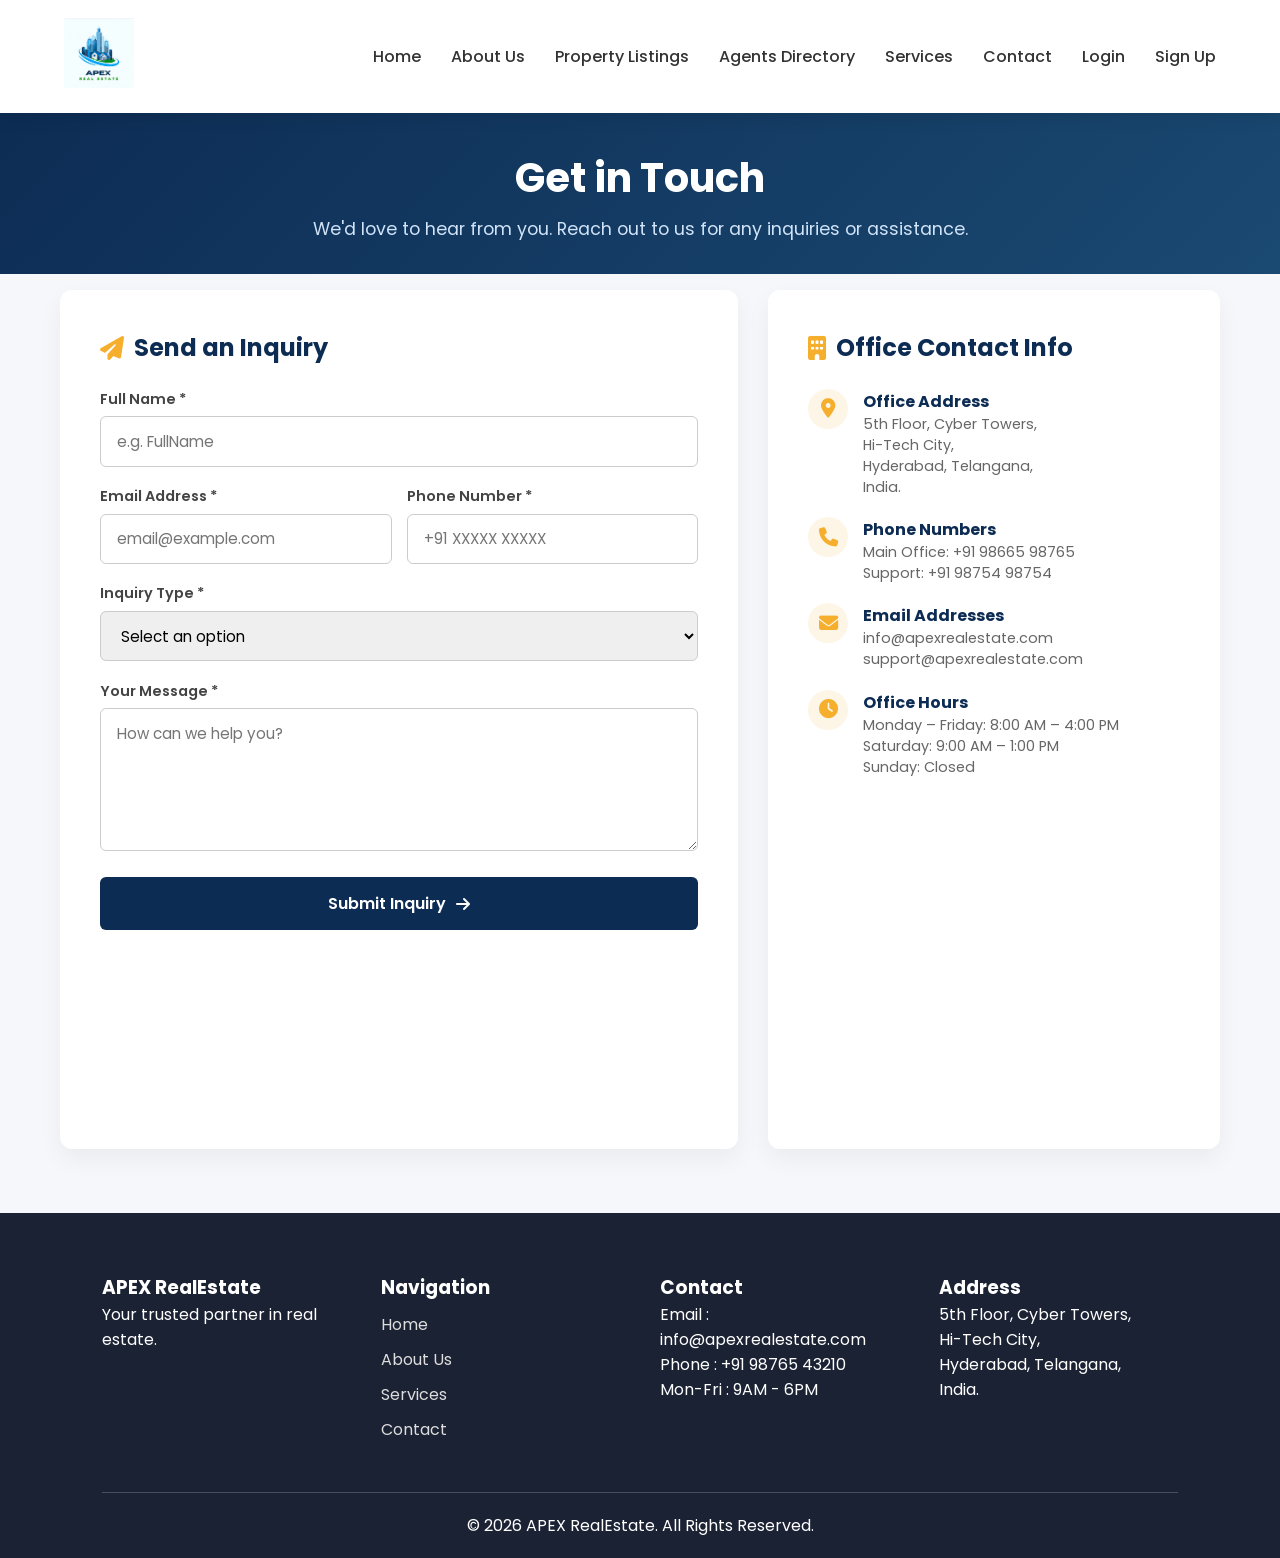
<file: contact.html>
<!DOCTYPE html>
<html lang="en">
<head>

    <meta charset="UTF-8">
    <meta name="viewport" content="width=device-width, initial-scale=1.0">

    <title>Apex RealEstate</title>
    <link rel="icon" type="image/png" href="inminilogo.png">
    <link rel="preconnect" href="https://fonts.googleapis.com">
    <link rel="preconnect" href="https://fonts.gstatic.com" crossorigin>
    <link rel="stylesheet" href="https://cdnjs.cloudflare.com/ajax/libs/font-awesome/6.5.2/css/all.min.css">
    <link href="https://fonts.googleapis.com/css2?family=Poppins:wght@300;400;500;600;700;800&display=swap" rel="stylesheet">
    <link rel="stylesheet" href="contact.css">
    
</head>

<body>

    <header>

        <nav class="navbar">

            <div class="logo">

                <a href="index.html"><img src="apex.webp" alt="logo"></a>

            </div>

            <ul class="nav-links">

                <li><a href="index.html">Home</a></li>
                <li><a href="about.html">About Us</a></li>
                <li><a href="properties.html">Property Listings</a></li>
                <li><a href="agents.html">Agents Directory</a></li>
                <li><a href="services.html">Services</a></li>
                <li><a href="contact.html">Contact</a></li>
                <li><a href="login.html">Login</a></li>
                <li><a href="signup.html">Sign Up</a></li>

            </ul>

            <div class="hamburger">
                <span></span>
                <span></span>
                <span></span>
            </div>

        </nav>

    </header>

    <!-- Hero Section -->
  <section class="hero">
    <h1>Get in Touch</h1>
    <p>We'd love to hear from you. Reach out to us for any inquiries or assistance.</p>
  </section>

  <!-- Main Container -->
  <div class="main-container">
    
    <!-- Inquiry Form Section -->
    <section class="card form-section">
      <h2><i class="fa-solid fa-paper-plane"></i> Send an Inquiry</h2>
      <form id="inquiryForm" onsubmit="handleSubmit(event)">
        
        <div class="form-group">
          <label for="fullName">Full Name *</label>
          <input type="text" id="fullName" placeholder="e.g. FullName" required />
        </div>

        <div class="form-row">
          <div class="form-group">
            <label for="email">Email Address *</label>
            <input type="email" id="email" placeholder="email@example.com" required />
          </div>
          <div class="form-group">
            <label for="phone">Phone Number *</label>
            <input type="tel" id="phone" placeholder="+91 XXXXX XXXXX" required />
          </div>
        </div>

        <div class="form-group">
          <label for="inquiryType">Inquiry Type *</label>
          <select id="inquiryType" required>
            <option value="" disabled selected>Select an option</option>
            <option value="properties">Property Inquiries</option>
            <option value="services">Service Requests</option>
            <option value="general">General Questions</option>

          </select>
        </div>

        <div class="form-group">
          <label for="message">Your Message *</label>
          <textarea id="message" rows="5" placeholder="How can we help you?" required></textarea>
        </div>

        <button type="submit" class="btn-submit">
          <span>Submit Inquiry</span> <i class="fa-solid fa-arrow-right"></i>
        </button>

        <!-- Dynamic Success Message Alert -->
        <div id="successAlert" class="alert-success">
          <i class="fa-solid fa-circle-check"></i> Thank you! Your inquiry has been sent successfully.
        </div>
      </form>
    </section>

    
    <section class="card details-section">
      <h2><i class="fa-solid fa-building"></i> Office Contact Info</h2>
      
      <div class="info-item">
        <i class="fa-solid fa-location-dot"></i>
        <div>
          <h4>Office Address</h4>
          <p>5th Floor, Cyber Towers,<br>Hi-Tech City,<br>Hyderabad, Telangana,<br>India.</p>
        </div>
      </div>

      <div class="info-item">
        <i class="fa-solid fa-phone"></i>
        <div>
          <h4>Phone Numbers</h4>
          <p>Main Office: +91 98665 98765</p>
          <p>Support: +91 98754 98754</p>
        </div>
      </div>

      <div class="info-item">
        <i class="fa-solid fa-envelope"></i>
        <div>
          <h4>Email Addresses</h4>
          <p>info@apexrealestate.com</p>
          <p>support@apexrealestate.com</p>
        </div>
      </div>

      <div class="info-item">
        <i class="fa-solid fa-clock"></i>
        <div>
          <h4>Office Hours</h4>
          <p>Monday – Friday: 8:00 AM – 4:00 PM</p>
          <p>Saturday: 9:00 AM – 1:00 PM </p>
          <p>Sunday: Closed</p>
        </div>
      </div>

      <!-- Map Embed Placeholder -->
      <div class="map-container">
        <iframe src="https://www.google.com/maps/embed?pb=!1m18!1m12!1m3!1d3806.1952270238817!2d78.37847047398928!3d17.450367583447587!2m3!1f0!2f0!3f0!3m2!1i1024!2i768!4f13.1!3m3!1m2!1s0x3bcb930036e02df5%3A0xafd92e6778539645!2sCyber%20Towers%20-%20HITEC%20City!5e0!3m2!1sen!2sin!4v1785929923544!5m2!1sen!2sin" width="600" height="450" style="border:0;" allowfullscreen="" loading="lazy" referrerpolicy="strict-origin-when-cross-origin"></iframe>
      </div>
    </section>

  </div>








     <footer id="contact">

        <div class="footer-grid">

            <div>

                <h3>APEX RealEstate</h3>

                <p>

                    Your trusted partner in real estate.

                </p>

            </div>

            <div>

                <h3>Navigation</h3>

                <a href="index.html">Home</a>

                <a href="about.html">About Us</a>

                <a href="services.html">Services</a>

                <a href="contact.html">Contact</a>

            </div>

            <div>

                <h3>Contact</h3>

                <p>Email : info@apexrealestate.com</p>

                <p>Phone : +91 98765 43210</p>

                <p>Mon-Fri : 9AM - 6PM</p>

            </div>

            <div>

                <h3>Address</h3>

                <p>

                    5th Floor, Cyber Towers,<br>

                    Hi-Tech City,<br>

                    Hyderabad, Telangana,<br>

                    India.

                </p>

            </div>

        </div>

        <div class="copyright">

            © 2026 APEX RealEstate. All Rights Reserved.

        </div>

    </footer>

    <script>
    document.addEventListener('DOMContentLoaded', function() {
        const hamburger = document.querySelector('.hamburger');
        const navMenu = document.querySelector('.nav-links');

        if (!hamburger || !navMenu) return;

        hamburger.addEventListener('click', () => {
            navMenu.classList.toggle('active');
            hamburger.classList.toggle('active');
        });

        // Auto-close menu on link click for seamless mobile experience
        document.querySelectorAll('.nav-links a').forEach(link => {
            link.addEventListener('click', () => {
                navMenu.classList.remove('active');
                hamburger.classList.remove('active');
            });
        });
    });
    </script>
</body>
</html>
</file>
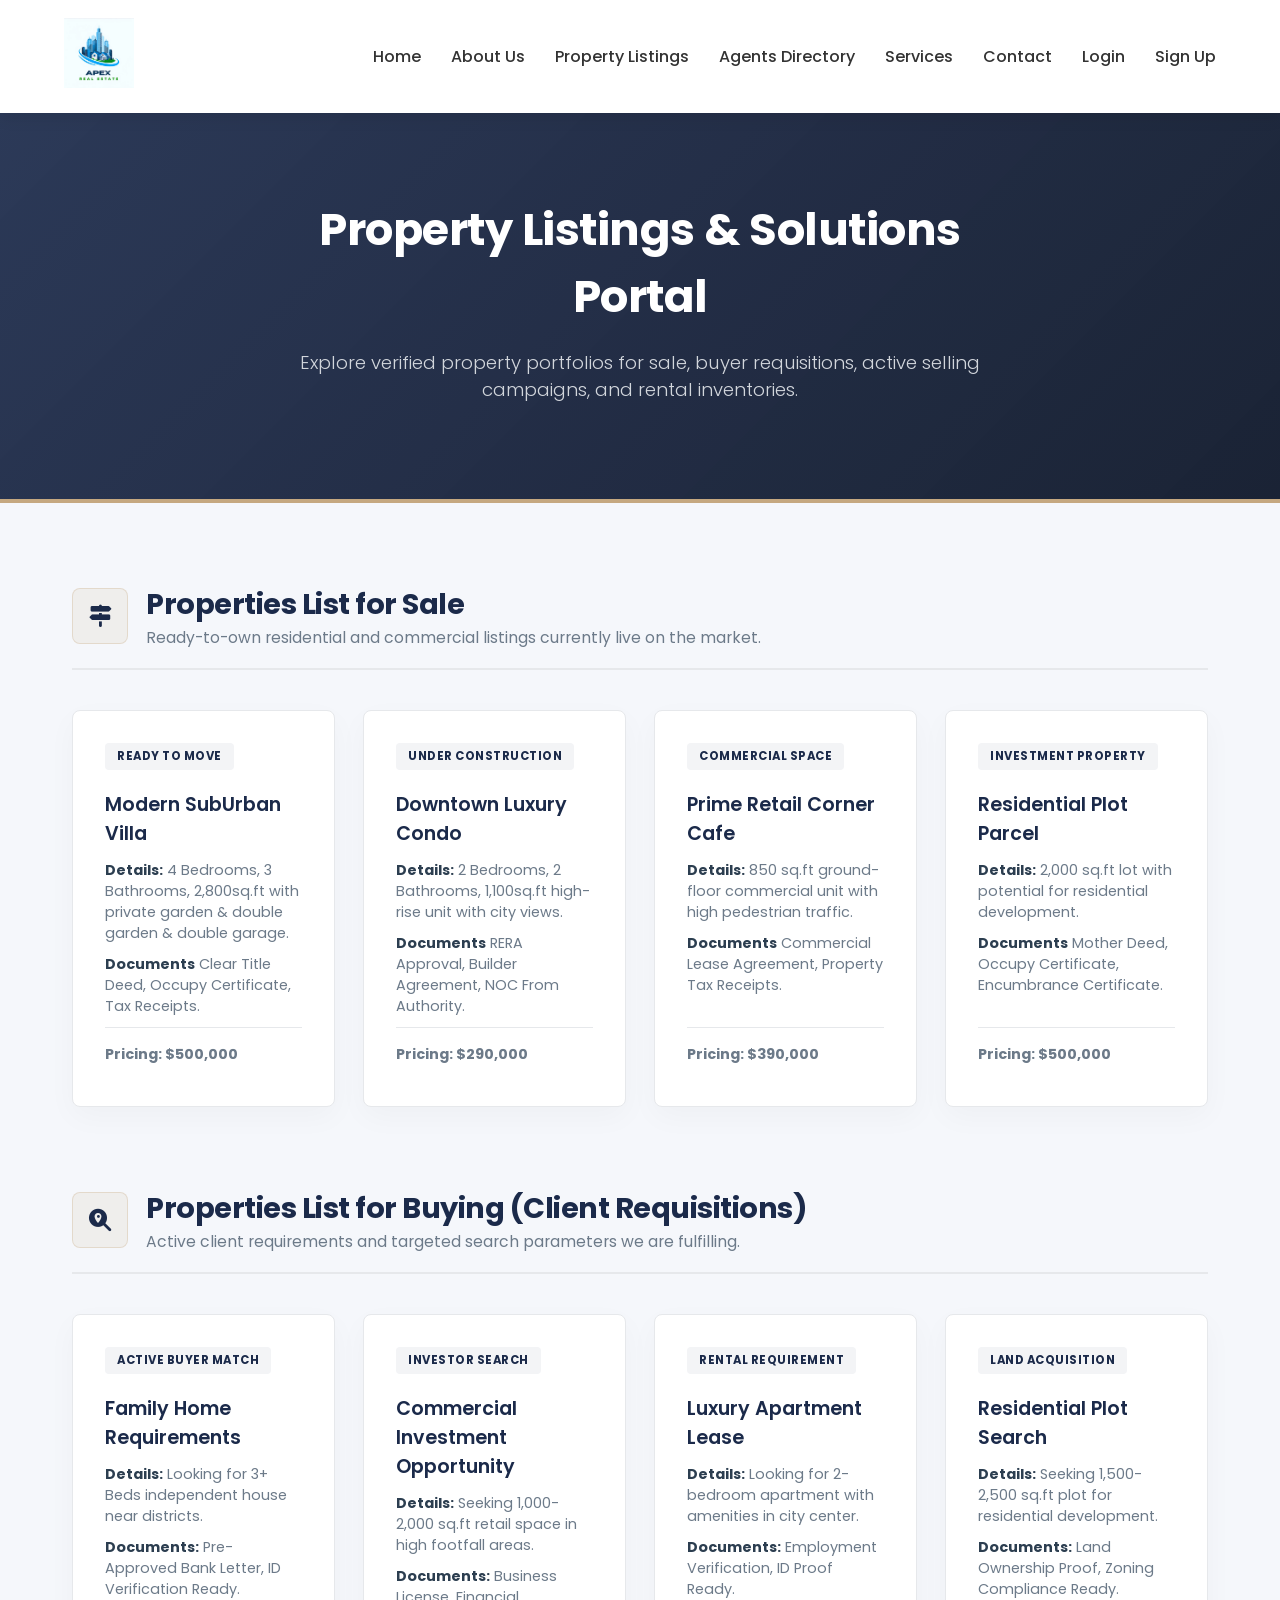
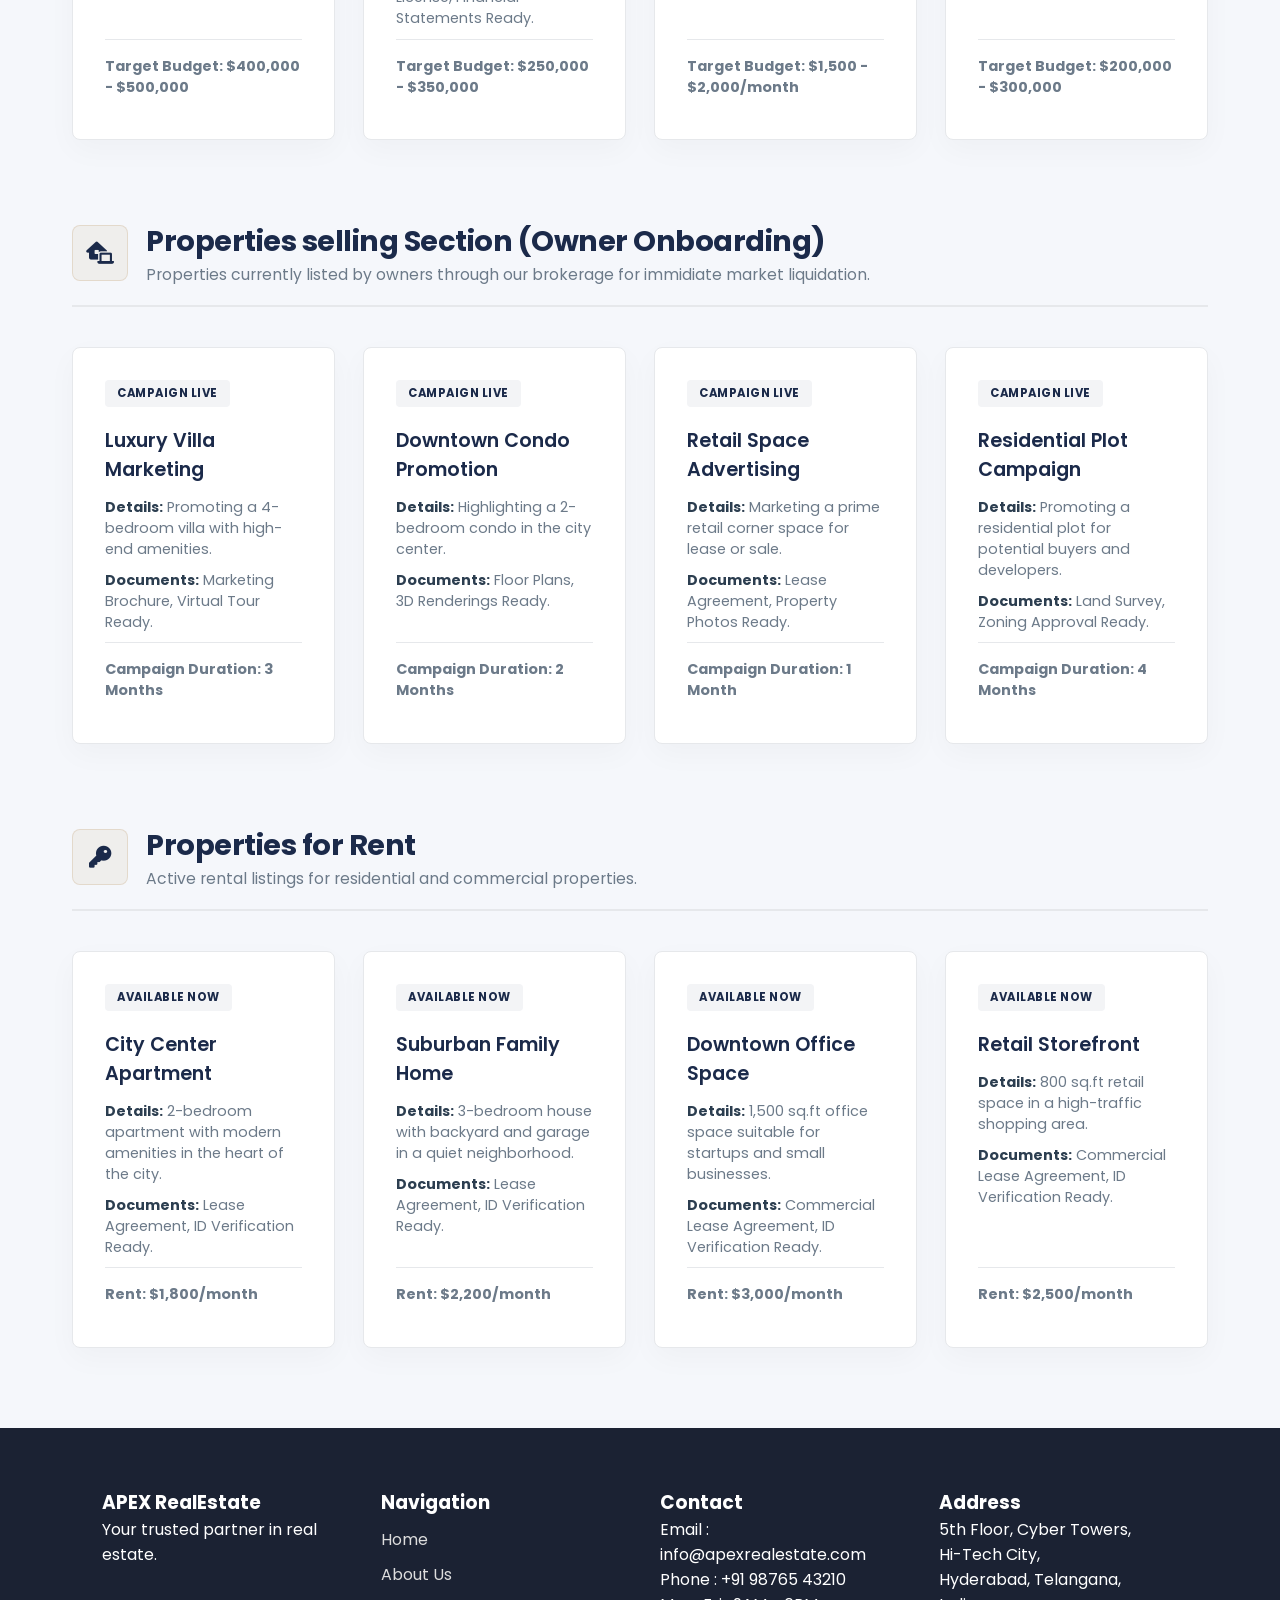
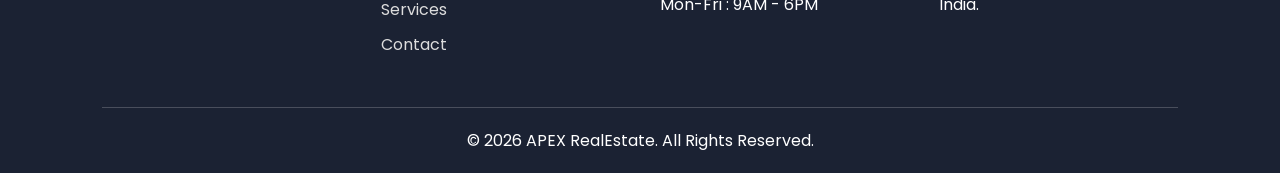
<file: services.html>
<!DOCTYPE html>
<html lang="en">
<head>

    <meta charset="UTF-8">
    <meta name="viewport" content="width=device-width, initial-scale=1.0">

    <title>Apex RealEstate</title>
    <link rel="icon" type="image/png" href="inminilogo.png">
    <link rel="preconnect" href="https://fonts.googleapis.com">
    <link rel="preconnect" href="https://fonts.gstatic.com" crossorigin>
    <link rel="stylesheet" href="https://cdnjs.cloudflare.com/ajax/libs/font-awesome/6.5.2/css/all.min.css">
    <link href="https://fonts.googleapis.com/css2?family=Poppins:wght@300;400;500;600;700;800&display=swap" rel="stylesheet">
    <link rel="stylesheet" href="services.css">
    
</head>

<body>

    <header>

        <nav class="navbar">

            <div class="logo">

                <a href="index.html"><img src="apex.webp" alt="logo"></a>

            </div>

            <ul class="nav-links">

                <li><a href="index.html">Home</a></li>
                <li><a href="about.html">About Us</a></li>
                <li><a href="properties.html">Property Listings</a></li>
                <li><a href="agents.html">Agents Directory</a></li>
                <li><a href="services.html">Services</a></li>
                <li><a href="contact.html">Contact</a></li>
                <li><a href="login.html">Login</a></li>
                <li><a href="signup.html">Sign Up</a></li>

            </ul>

            <div class="hamburger">
                <span></span>
                <span></span>
                <span></span>
            </div>

        </nav>

    </header>

    
    <section class="page-hero">
        <div class="hero-content">
            <h1>Property Listings & Solutions Portal</h1>
            <p>Explore verified property portfolios for sale, buyer requisitions, active selling campaigns, and rental inventories.</p>
        </div>
    </section>

    <main class="services-main">

        <section class="service-category">
            <div class="category-header">
                <div class="icon-box"><i class="fa-solid fa-signs-post"></i></div>
                <div>
                    <h2>Properties List for Sale</h2>
                    <p>Ready-to-own residential and commercial listings currently live on the market.</p>
                </div>
            </div>

            <div class="services-grid">
                <div class="service-card">
                    <span class="duration-badge">Ready to Move</span>
                    <h3>Modern SubUrban Villa</h3>
                    <p><strong>Details:</strong> 4 Bedrooms, 3 Bathrooms, 2,800sq.ft with private garden & double garden & double garage.</p>
                    <p><strong>Documents</strong> Clear Title Deed, Occupy Certificate, Tax Receipts.</p>
                    <p class="price-tag">Pricing: $500,000</p>
                </div>
                
                <div class="service-card">
                    <span class="duration-badge">Under Construction</span>
                    <h3>Downtown Luxury Condo</h3>
                    <p><strong>Details:</strong> 2 Bedrooms, 2 Bathrooms, 1,100sq.ft high-rise unit with city views.</p>
                    <p><strong>Documents</strong> RERA Approval, Builder Agreement, NOC From Authority.</p>
                    <p class="price-tag">Pricing: $290,000</p>
                </div>

                <div class="service-card">
                    <span class="duration-badge">Commercial Space</span>
                    <h3>Prime Retail Corner Cafe</h3>
                    <p><strong>Details:</strong> 850 sq.ft ground-floor commercial unit with high pedestrian traffic.</p>
                    <p><strong>Documents</strong>  Commercial Lease Agreement, Property Tax Receipts.</p>
                    <p class="price-tag">Pricing: $390,000</p>
                </div>

                <div class="service-card">
                    <span class="duration-badge">Investment Property</span>
                    <h3>Residential Plot Parcel</h3>
                    <p><strong>Details:</strong> 2,000 sq.ft lot with potential for residential development.</p>
                    <p><strong>Documents</strong> Mother Deed, Occupy Certificate, Encumbrance Certificate.</p>
                    <p class="price-tag">Pricing: $500,000</p>
                </div>
            </div>
        </section>


        <section class="service-category">
            <div class="category-header">
                <div class="icon-box"><i class="fa-solid fa-magnifying-glass-location"></i></div>
                <div>
                    <h2>Properties List for Buying (Client Requisitions)</h2>
                    <p>Active client requirements and targeted search parameters we are fulfilling.</p>
                </div>
            </div>

            <div class="services-grid">
                <div class="service-card">
                    <span class="duration-badge">Active Buyer Match</span>
                    <h3>Family Home Requirements</h3>
                    <p><strong>Details:</strong> Looking for 3+ Beds independent house near districts.</p>
                    <p><strong>Documents:</strong> Pre-Approved Bank Letter, ID Verification Ready.</p>
                    <p class="price-tag">Target Budget: $400,000 - $500,000</p>
                </div>

                <div class="service-card">
                    <span class="duration-badge">Investor Search</span>
                    <h3>Commercial Investment Opportunity</h3>
                    <p><strong>Details:</strong> Seeking 1,000-2,000 sq.ft retail space in high footfall areas.</p>
                    <p><strong>Documents:</strong> Business License, Financial Statements Ready.</p>
                    <p class="price-tag">Target Budget: $250,000 - $350,000</p>
                </div>

                <div class="service-card">
                    <span class="duration-badge">Rental Requirement</span>
                    <h3>Luxury Apartment Lease</h3>
                    <p><strong>Details:</strong> Looking for 2-bedroom apartment with amenities in city center.</p>
                    <p><strong>Documents:</strong> Employment Verification, ID Proof Ready.</p>
                    <p class="price-tag">Target Budget: $1,500 - $2,000/month</p>
                </div>

                <div class="service-card">
                    <span class="duration-badge">Land Acquisition</span>
                    <h3>Residential Plot Search</h3>
                    <p><strong>Details:</strong> Seeking 1,500-2,500 sq.ft plot for residential development.</p>
                    <p><strong>Documents:</strong> Land Ownership Proof, Zoning Compliance Ready.</p>
                    <p class="price-tag">Target Budget: $200,000 - $300,000</p>
                </div>
            </div>
        </section>

        <section class="service-category">
            <div class="category-header">
                <div class="icon-box"><i class="fa-solid fa-house-laptop"></i></div>
                <div>
                    <h2>Properties selling Section (Owner Onboarding)</h2>
                    <p>Properties currently listed by owners through our brokerage for immidiate market liquidation.</p>
                </div>
            </div>

            <div class="services-grid">
                <div class="service-card">
                    <span class="duration-badge">Campaign Live</span>
                    <h3>Luxury Villa Marketing</h3>
                    <p><strong>Details:</strong> Promoting a 4-bedroom villa with high-end amenities.</p>
                    <p><strong>Documents:</strong> Marketing Brochure, Virtual Tour Ready.</p>
                    <p class="price-tag">Campaign Duration: 3 Months</p>
                </div>

                <div class="service-card">
                    <span class="duration-badge">Campaign Live</span>
                    <h3>Downtown Condo Promotion</h3>
                    <p><strong>Details:</strong> Highlighting a 2-bedroom condo in the city center.</p>
                    <p><strong>Documents:</strong> Floor Plans, 3D Renderings Ready.</p>
                    <p class="price-tag">Campaign Duration: 2 Months</p>
                </div>

                <div class="service-card">
                    <span class="duration-badge">Campaign Live</span>
                    <h3>Retail Space Advertising</h3>
                    <p><strong>Details:</strong> Marketing a prime retail corner space for lease or sale.</p>
                    <p><strong>Documents:</strong> Lease Agreement, Property Photos Ready.</p>
                    <p class="price-tag">Campaign Duration: 1 Month</p>
                </div>

                <div class="service-card">
                    <span class="duration-badge">Campaign Live</span>
                    <h3>Residential Plot Campaign</h3>
                    <p><strong>Details:</strong> Promoting a residential plot for potential buyers and developers.</p>
                    <p><strong>Documents:</strong> Land Survey, Zoning Approval Ready.</p>
                    <p class="price-tag">Campaign Duration: 4 Months</p>
                </div>
            </div>
        </section>

        <section class="service-category">
            <div class="category-header">
                <div class="icon-box"><i class="fa-solid fa-key"></i></div>
                <div>
                    <h2>Properties for Rent</h2>
                    <p>Active rental listings for residential and commercial properties.</p>
                </div>
            </div>

            <div class="services-grid">
                <div class="service-card">
                    <span class="duration-badge">Available Now</span>
                    <h3>City Center Apartment</h3>
                    <p><strong>Details:</strong> 2-bedroom apartment with modern amenities in the heart of the city.</p>
                    <p><strong>Documents:</strong> Lease Agreement, ID Verification Ready.</p>
                    <p class="price-tag">Rent: $1,800/month</p>
                </div>

                <div class="service-card">
                    <span class="duration-badge">Available Now</span>
                    <h3>Suburban Family Home</h3>
                    <p><strong>Details:</strong> 3-bedroom house with backyard and garage in a quiet neighborhood.</p>
                    <p><strong>Documents:</strong> Lease Agreement, ID Verification Ready.</p>
                    <p class="price-tag">Rent: $2,200/month</p>
                </div>

                <div class="service-card">
                    <span class="duration-badge">Available Now</span>
                    <h3>Downtown Office Space</h3>
                    <p><strong>Details:</strong> 1,500 sq.ft office space suitable for startups and small businesses.</p>
                    <p><strong>Documents:</strong> Commercial Lease Agreement, ID Verification Ready.</p>
                    <p class="price-tag">Rent: $3,000/month</p>
                </div>

                <div class="service-card">
                    <span class="duration-badge">Available Now</span>
                    <h3>Retail Storefront</h3>
                    <p><strong>Details:</strong> 800 sq.ft retail space in a high-traffic shopping area.</p>
                    <p><strong>Documents:</strong> Commercial Lease Agreement, ID Verification Ready.</p>
                    <p class="price-tag">Rent: $2,500/month</p>
                </div>
            </div>
        </section>
    </main>

    <footer id="contact">

        <div class="footer-grid">

            <div>

                <h3>APEX RealEstate</h3>

                <p>

                    Your trusted partner in real estate.

                </p>

            </div>

            <div>

                <h3>Navigation</h3>

                <a href="index.html">Home</a>

                <a href="about.html">About Us</a>

                <a href="services.html">Services</a>

                <a href="contact.html">Contact</a>

            </div>

            <div>

                <h3>Contact</h3>

                <p>Email : info@apexrealestate.com</p>

                <p>Phone : +91 98765 43210</p>

                <p>Mon-Fri : 9AM - 6PM</p>

            </div>

            <div>

                <h3>Address</h3>

                <p>

                    5th Floor, Cyber Towers,<br>

                    Hi-Tech City,<br>

                    Hyderabad, Telangana,<br>

                    India.

                </p>

            </div>

        </div>

        <div class="copyright">

            © 2026 APEX RealEstate. All Rights Reserved.

        </div>

    </footer>

    <script>
    document.addEventListener('DOMContentLoaded', function() {
        const hamburger = document.querySelector('.hamburger');
        const navMenu = document.querySelector('.nav-links');

        if (!hamburger || !navMenu) return;

        hamburger.addEventListener('click', () => {
            navMenu.classList.toggle('active');
            hamburger.classList.toggle('active');
        });

        // Auto-close menu on link click for seamless mobile experience
        document.querySelectorAll('.nav-links a').forEach(link => {
            link.addEventListener('click', () => {
                navMenu.classList.remove('active');
                hamburger.classList.remove('active');
            });
        });
    });
    </script>
</body>
</html>
</file>
<file: contact.css>
* {
    margin: 0;
    padding: 0;
    box-sizing: border-box;
    font-family: Poppins, sans-serif;
    scroll-behavior: smooth;
}

body {
    background: #f5f7fb;
    color: #333;
}
/* Prevent page content from sliding under the fixed header */
body {
    padding-top: 100px;
}
header {
    position: fixed;
    top: 0;
    width: 100%;
    background: white;
    box-shadow: 0 5px 15px rgba(0, 0, 0, .08);
    z-index: 1000;
}

.logo img {
    height: 70px;
    width: auto;
}

.navbar {
    display: flex;
    justify-content: space-between;
    align-items: center;
    padding: 18px 5%;
}

.nav-links {
    display: flex;
    list-style: none;
    gap: 30px;
}

.nav-links a {
    text-decoration: none;
    color: #333;
    font-weight: 500;
    transition: .3s;
}

.nav-links a:hover {
    color: #6F2DBD;
}

/* --- Hero Section --- */
.hero {
  text-align: center;
  padding: 3rem 1rem 2rem;
  background: linear-gradient(135deg, #0d2c54 0%, #1a4971 100%);
  color: white;
}

.hero h1 {
  font-size: 2.5rem;
  margin-bottom: 0.5rem;
}

.hero p {
  color: #d1e3f8;
  font-size: 1.1rem;
}

/* --- Layout Grid --- */
.main-container {
  max-width: 1200px;
  margin: 1rem auto 4rem auto;
  padding: 0 20px;
  display: grid;
  grid-template-columns: 3fr 2fr;
  gap: 30px;
  position: relative;
  z-index: 10;
}

/* --- Common Card Styling --- */
.card {
  background: #ffffff;
  padding: 2.5rem;
  border-radius: 12px;
  box-shadow: 0 10px 25px rgba(0, 0, 0, 0.05);
}

.card h2 {
  color: #0d2c54;
  margin-bottom: 1.5rem;
  font-size: 1.5rem;
  display: flex;
  align-items: center;
  gap: 10px;
}

.card h2 i {
  color: #f6ae2d;
}

/* --- Form Styles --- */
.form-group {
  margin-bottom: 1.2rem;
}

.form-row {
  display: grid;
  grid-template-columns: 1fr 1fr;
  gap: 15px;
}

label {
  display: block;
  font-weight: 600;
  margin-bottom: 0.4rem;
  font-size: 0.9rem;
  color: #444;
}

input, select, textarea {
  width: 100%;
  padding: 0.8rem 1rem;
  border: 1px solid #ccc;
  border-radius: 6px;
  font-size: 0.95rem;
  transition: all 0.3s ease;
  outline: none;
}

input:focus, select:focus, textarea:focus {
  border-color: #0d2c54;
  box-shadow: 0 0 0 3px rgba(13, 44, 84, 0.15);
}

.btn-submit {
  width: 100%;
  padding: 0.9rem;
  background-color: #0d2c54;
  color: white;
  border: none;
  border-radius: 6px;
  font-size: 1rem;
  font-weight: 600;
  cursor: pointer;
  transition: background 0.3s ease, transform 0.1s ease;
  display: flex;
  justify-content: center;
  align-items: center;
  gap: 10px;
}

.btn-submit:hover {
  background-color: #f6ae2d;
  color: #0d2c54;
}

.btn-submit:active {
  transform: scale(0.99);
}

.alert-success {
  display: none;
  margin-top: 15px;
  padding: 12px;
  background-color: #d4edda;
  color: #155724;
  border: 1px solid #c3e6cb;
  border-radius: 6px;
  font-size: 0.9rem;
  text-align: center;
}

/* --- Details Section Styles --- */
.info-item {
  display: flex;
  gap: 15px;
  margin-bottom: 1.2rem;
}

.info-item i {
  font-size: 1.2rem;
  color: #f6ae2d;
  background: #fdf6e7;
  width: 40px;
  height: 40px;
  display: flex;
  align-items: center;
  justify-content: center;
  border-radius: 50%;
  flex-shrink: 0;
}

.info-item h4 {
  font-size: 1rem;
  color: #0d2c54;
}

.info-item p {
  font-size: 0.9rem;
  color: #666;
}

.map-container {
  margin-top: 1.5rem;
}

.map-container iframe {
  width: 100%;
  height: 300px;
  border: 0;
  border-radius: 8px;
}

/* Responsive tweaks */
@media (max-width: 900px) {
  .main-container {
    grid-template-columns: 1fr;
    margin: 0.5rem auto 2rem auto;
    padding: 0 16px;
    gap: 20px;
  }

  .form-row {
    grid-template-columns: 1fr;
  }

  .hero h1 {
    font-size: 1.8rem;
  }

  .hero {
    padding: 2rem 1rem 1.5rem;
  }

  .logo img {
    height: 50px;
  }

  .nav-links {
    gap: 12px;
    padding: 20px;
  }

  footer {
    padding: 40px 5% 20px;
  }
}

@media (max-width: 480px) {
  .hero h1 {
    font-size: 1.4rem;
  }

  .btn-submit {
    padding: 0.85rem;
    font-size: 0.95rem;
  }

  .map-container iframe {
    height: 220px;
  }
}




footer {
    background: #1B2233;
    color: white;
    padding: 60px 8% 20px;
}

.footer-grid {
    display: flex;
    flex-wrap: wrap;
    gap: 40px;
    grid-template-columns: repeat(auto-fit, minmax(220px, 1fr));
}

.footer-grid > div {
    flex: 1 1 220px;
}

.footer-grid a {
    display: block;
    color: #ddd;
    text-decoration: none;
    margin: 10px 0;
}

.copyright {
    margin-top: 40px;
    text-align: center;
    border-top: 1px solid rgba(255, 255, 255, .2);
    padding-top: 20px;
}

.hamburger {
    display: none;
    flex-direction: column;
    gap: 5px;
    cursor: pointer;
}

.hamburger span {
    width: 25px;
    height: 3px;
    background: #333;
    transition: var(--transition-smooth);
}
/* Hamburger active (close) state */
.hamburger.active span:nth-child(1) {
    transform: translateY(8px) rotate(45deg);
}
.hamburger.active span:nth-child(2) {
    opacity: 0;
}
.hamburger.active span:nth-child(3) {
    transform: translateY(-8px) rotate(-45deg);
}
@media(max-width:768px) {


    .nav-links {
        position: absolute;
        right: -100%;
        top: 100px;
        width: 100%;
        background: white;
        flex-direction: column;
        text-align: center;
        padding: 30px;
        transition: .4s;
    }

    .nav-links.active {
        right: 0;
    }

    .hamburger {
        display: flex;
    }
}
</file>
<file: services.css>
/* Core Reset & Variables */
:root {
    --primary-navy: #1B2A4A;
    --accent-gold: #C5A880;
    --accent-gold-dark: #A98E66;
    --bg-canvas: #F9F9F8;
    --card-bg: #FFFFFF;
    --text-dark: #2C3E50;
    --text-muted: #6C7A89;
    --border-color:#E6E8EB;
    --transition-smooth: all 0.3s cubic-bezier(0.4, 0, 0.2, 1);
}

* {
    margin: 0;
    padding: 0;
    box-sizing: border-box;
    font-family: Poppins, sans-serif;
    scroll-behavior: smooth;
}

body {
    background: #f5f7fb;
    color: #333;
}
/* Prevent page content from sliding under the fixed header */
body {
    padding-top: 100px;
}
header {
    position: fixed;
    top: 0;
    width: 100%;
    background: white;
    box-shadow: 0 5px 15px rgba(0, 0, 0, .08);
    z-index: 1000;
}

.logo img {
    height: 70px;
    width: auto;
}

.navbar {
    display: flex;
    justify-content: space-between;
    align-items: center;
    padding: 18px 5%;
}

.nav-links {
    display: flex;
    list-style: none;
    gap: 30px;
}

.nav-links a {
    text-decoration: none;
    color: #333;
    font-weight: 500;
    transition: .3s;
}

.nav-links a:hover {
    color: #6F2DBD;
}


/* Hero Section */
.page-hero {
    background: linear-gradient(135deg, rgba(27, 42, 74, 0.92), rgba(15, 23, 42, 0.95)), url('https://via.placeholder.com/1920x400') center/cover no-repeat;
    color: #ffffff;
    text-align: center;
    padding: 6rem 2rem;
    border-bottom: 4px solid var(--accent-gold);
}
.hero-section {
    margin-top: 80px; /* Adjust this value based on your header height */
}

.hero-content {
    max-width: 750px;
    margin: 0 auto;
}

.hero-content h1 {
    font-size: 2.8rem;
    font-weight: 700;
    margin-bottom: 1.2rem;
    letter-spacing: -0.5px;
}

.hero-content p {
    font-size: 1.15rem;
    color: #D2D6DC;
    font-weight: 300;
}

/* Main Layout */
.services-main {
    max-width: 1200px;
    margin: 5rem auto;
    padding: 0 2rem;
}

.service-category {
    margin-bottom: 5rem;
}

.category-header {
    display: flex;
    align-items: center;
    gap: 18px;
    margin-bottom: 2.5rem;
    border-bottom: 2px solid var(--border-color);
    padding-bottom: 1.2rem;
}

.icon-box {
    width: 56px;
    height: 56px;
    background-color: rgba(197, 168, 128, 0.12);
    color: var(--primary-navy);
    display: flex;
    align-items: center;
    justify-content: center;
    border-radius: 8px;
    font-size: 1.4rem;
    border: 1px solid rgba(197, 168, 128, 0.3);
}

.category-header h2 {
    font-size: 1.8rem;
    color: var(--primary-navy);
    font-weight: 700;
    letter-spacing: -0.5px;
}

.category-header p {
    color: var(--text-muted);
    font-size: 0.98rem;
}

/* Grid and Cards Styling */
.services-grid {
    display: grid;
    grid-template-columns: repeat(auto-fit, minmax(260px, 1fr));
    gap: 28px;
}

.service-card {
    background: var(--card-bg);
    padding: 2rem;
    border-radius: 8px;
    box-shadow: 0 10px 30px rgba(0, 0, 0, 0.03);
    transition: var(--transition-smooth);
    border: 1px solid var(--border-color);
    display: flex;
    flex-direction: column;
    position: relative;
    overflow: hidden;
}

.service-card::before {
    content: '';
    position: absolute;
    top: 0;
    left: 0;
    width: 100%;
    height: 3px;
    background: transparent;
    transition: var(--transition-smooth);
}

.service-card:hover {
    transform: translateY(-6px);
    box-shadow: 0 20px 40px rgba(27, 42, 74, 0.08);
    border-color: rgba(197, 168, 128, 0.5);
}

.service-card:hover::before {
    background: var(--accent-gold);
}

.duration-badge {
    align-self: flex-start;
    background-color: rgba(27, 42, 74, 0.05);
    color: var(--primary-navy);
    font-size: 0.72rem;
    font-weight: 700;
    padding: 5px 12px;
    border-radius: 4px;
    margin-bottom: 1.2rem;
    text-transform: uppercase;
    letter-spacing: 0.5px;
}

.duration-time {
    background-color: rgba(197, 168, 128, 0.15);
    color: #8C6D3F;
}

.service-card h3 {
    font-size: 1.2rem;
    color: var(--primary-navy);
    margin-bottom: 0.8rem;
    font-weight: 600;
}

.service-card p {
    font-size: 0.9rem;
    color: var(--text-muted);
    margin-bottom: 0.6rem;
}

.service-card p strong {
    color: var(--text-dark);
}

.price-tag {
    margin-top: auto;
    padding-top: 1rem;
    font-weight: 700;
    color: var(--primary-navy);
    font-size: 1.05rem;
    border-top: 1px solid var(--border-color);
}






footer {
    background: #1B2233;
    color: white;
    padding: 60px 8% 20px;
}

.footer-grid {
    display: flex;
    flex-wrap: wrap;
    gap: 40px;
    grid-template-columns: repeat(auto-fit, minmax(220px, 1fr));
}

.footer-grid > div {
    flex: 1 1 220px;
}

.footer-grid a {
    display: block;
    color: #ddd;
    text-decoration: none;
    margin: 10px 0;
}

.copyright {
    margin-top: 40px;
    text-align: center;
    border-top: 1px solid rgba(255, 255, 255, .2);
    padding-top: 20px;
}

.hamburger {
    display: none;
    flex-direction: column;
    gap: 5px;
    cursor: pointer;
}

.hamburger span {
    width: 25px;
    height: 3px;
    background: #333;
    transition: var(--transition-smooth);
}
/* Hamburger active (close) state */
.hamburger.active span:nth-child(1) {
    transform: translateY(8px) rotate(45deg);
}
.hamburger.active span:nth-child(2) {
    opacity: 0;
}
.hamburger.active span:nth-child(3) {
    transform: translateY(-8px) rotate(-45deg);
}
@media(max-width:768px) {


    .nav-links {
        position: absolute;
        right: -100%;
        top: 100px;
        width: 100%;
        background: white;
        flex-direction: column;
        text-align: center;
        padding: 30px;
        transition: .4s;
    }

    .nav-links.active {
        right: 0;
    }

    .hamburger {
        display: flex;
    }
}
</file>
